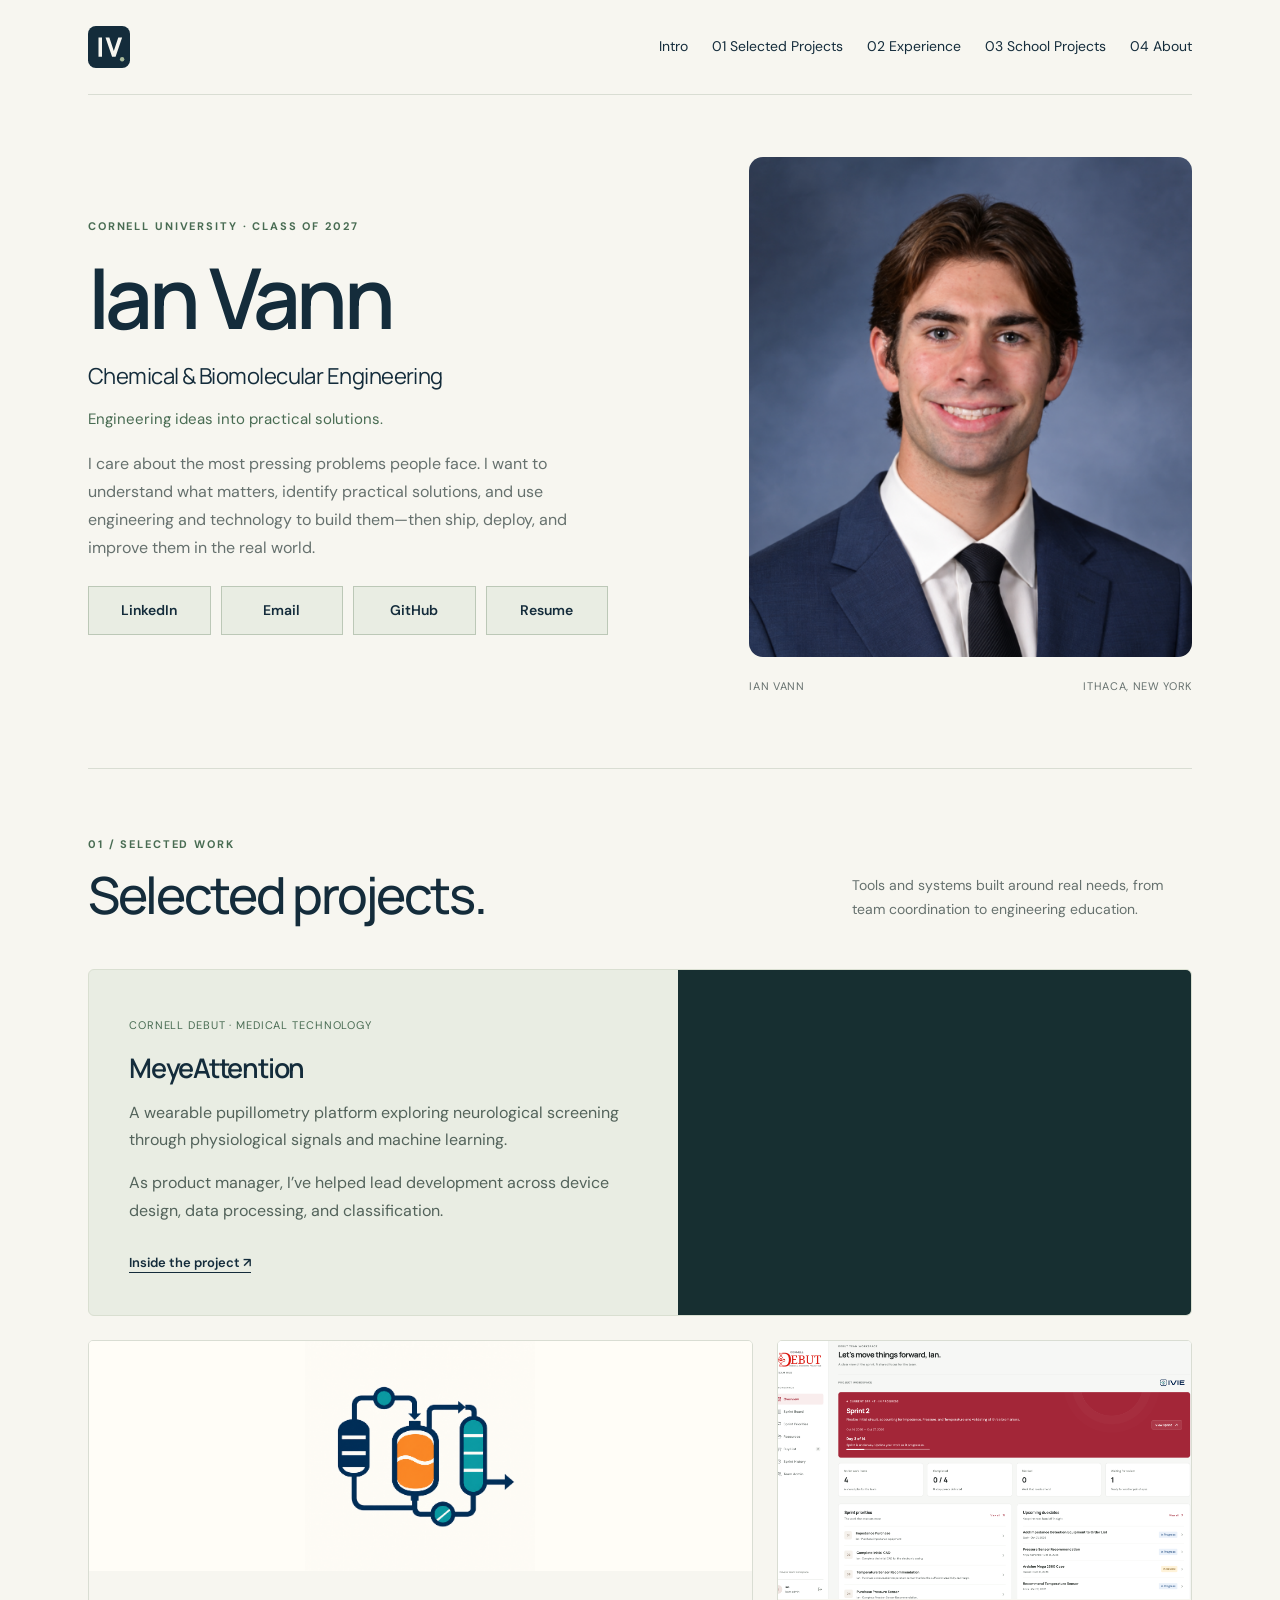
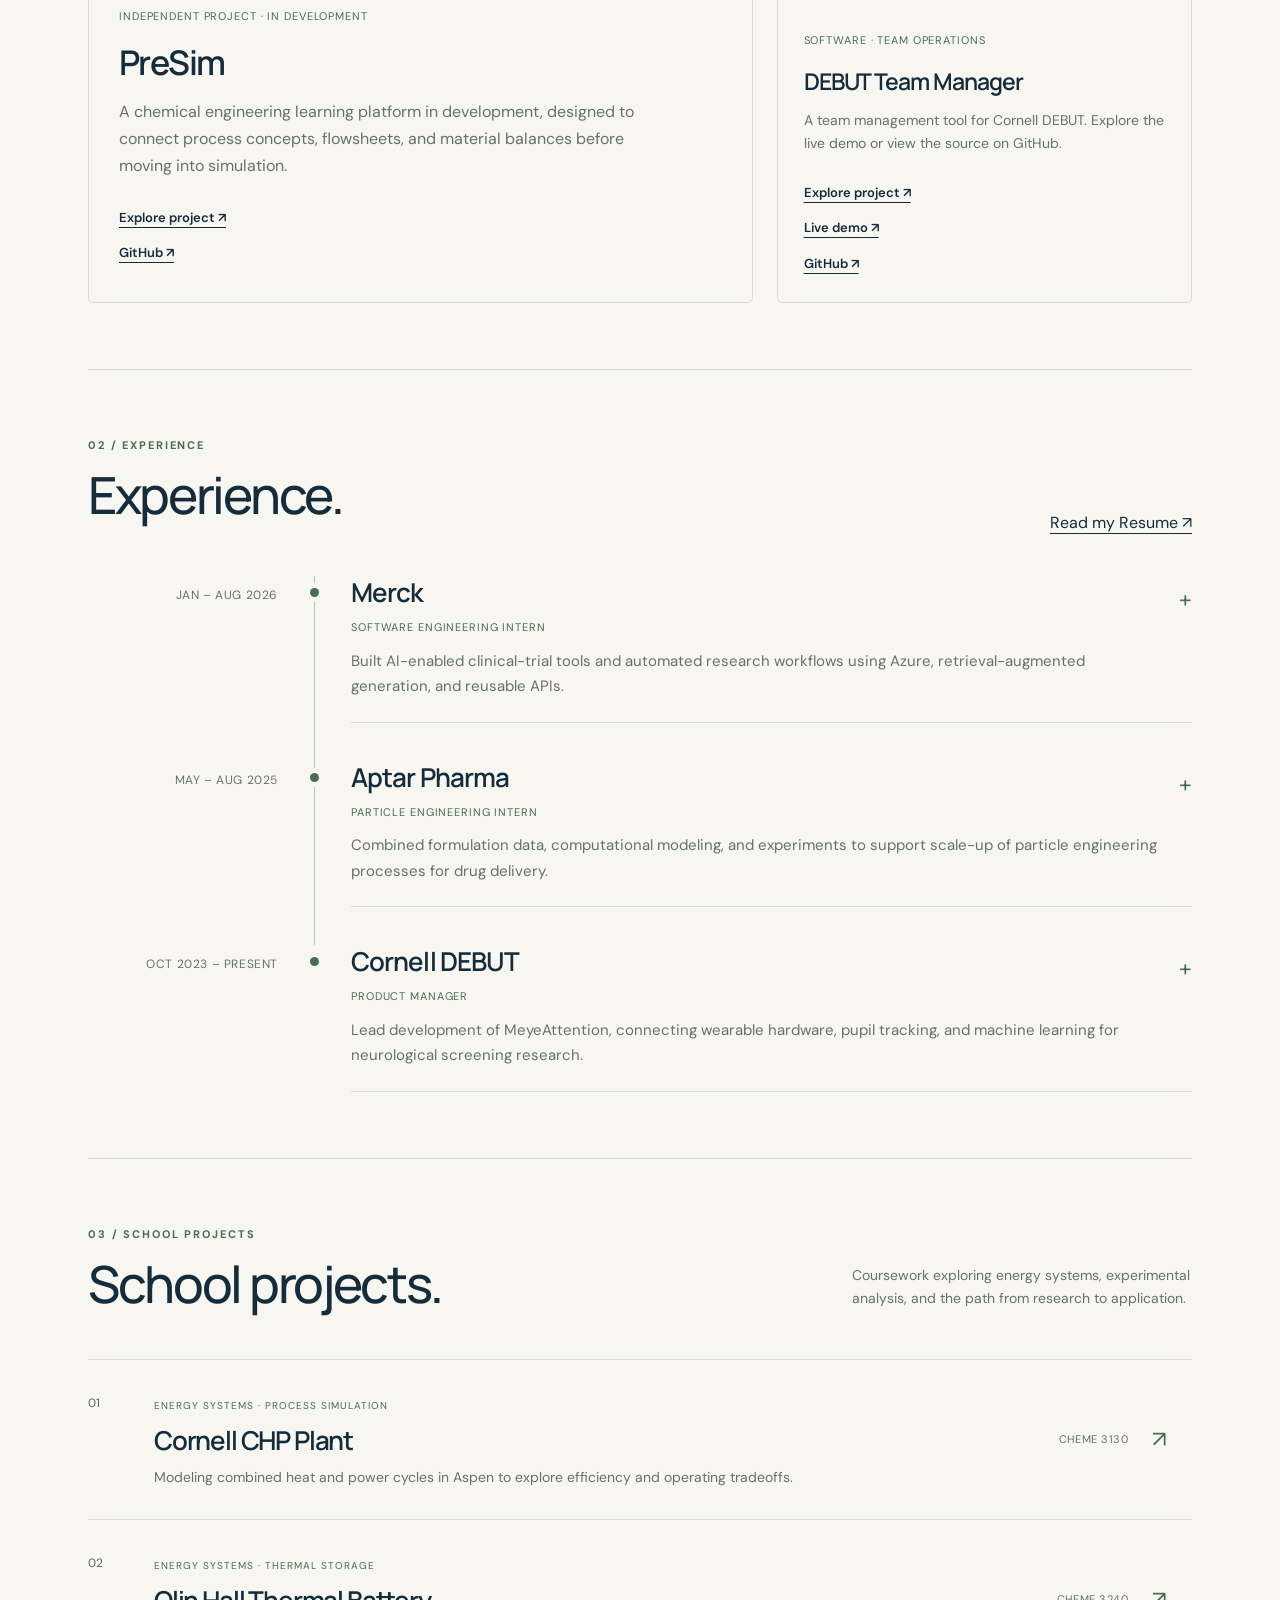
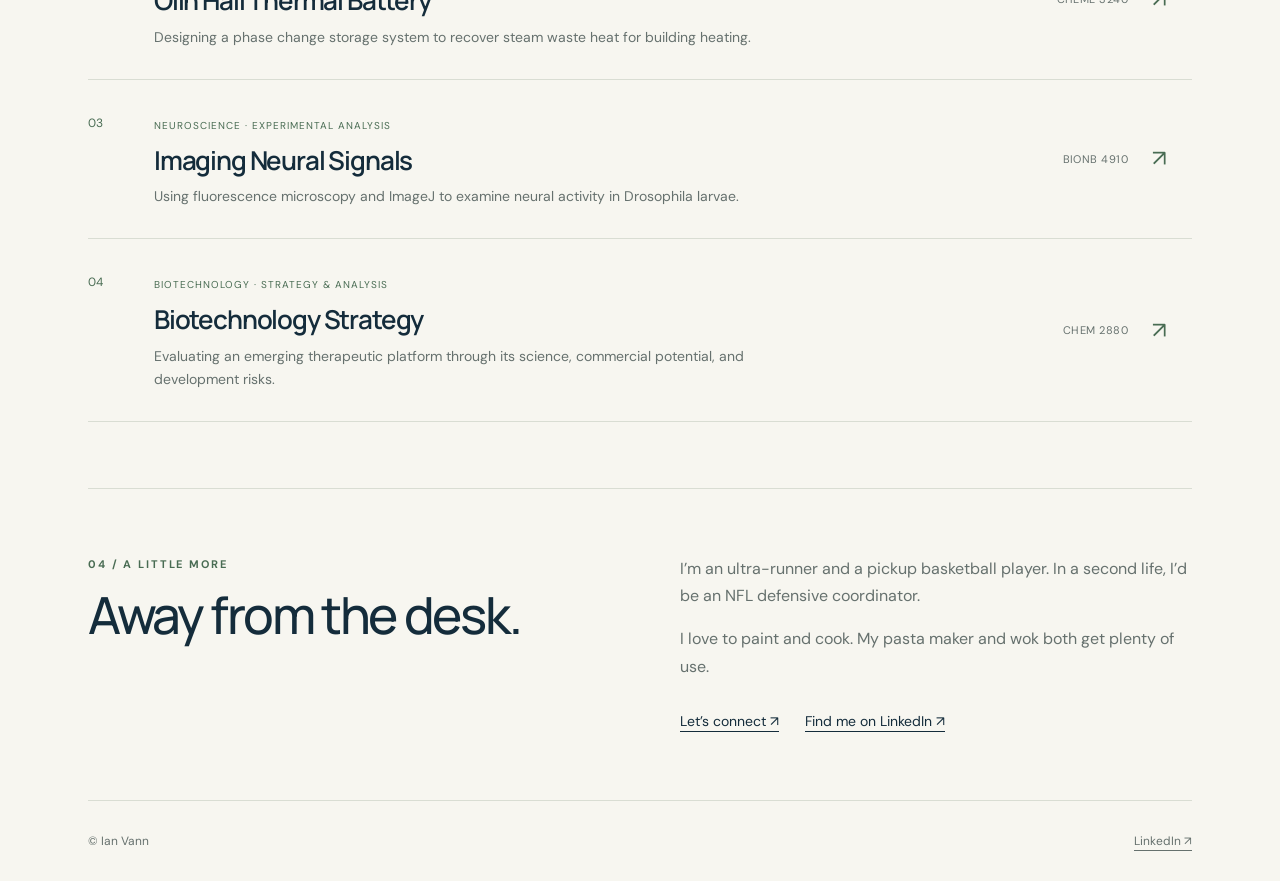
<file: index.html>
<!doctype html><html lang="en"><head><meta charset="utf-8"><meta name="viewport" content="width=device-width,initial-scale=1"><meta name="description" content="Ian Vann — Cornell engineering student building practical solutions with engineering, software, and emerging technology."><meta name="theme-color" content="#f7f6f0"><title>Ian Vann Portfolio</title><link rel="stylesheet" href="./style.css?v=presim-image-1"><link rel="icon" type="image/svg+xml" href="./assets/monogram.svg"><meta property="og:title" content="Ian Vann Portfolio"><meta property="og:description" content="Engineering, software, and practical solutions to problems that matter."><meta property="og:type" content="website"><meta property="og:image" content="https://iquarter11.github.io/ivann-portfolio/assets/iv-social.png"><meta property="og:image:width" content="1200"><meta property="og:image:height" content="630"><meta property="og:image:alt" content="Ian Vann IV monogram"><meta name="twitter:card" content="summary_large_image"><meta name="twitter:title" content="Ian Vann Portfolio"><meta name="twitter:image" content="https://iquarter11.github.io/ivann-portfolio/assets/iv-social.png"></head><body><a class="skip" href="#main">Skip to content</a><div class="wrap"><header class="nav"><a class="brand" href="./" aria-label="Ian Vann home"><img class="brand-mark" src="./assets/monogram.svg" alt="IV" width="42" height="42"></a><nav class="navlinks" aria-label="Main navigation"><a href="./#intro">Intro</a><a href="./#work" aria-label="01 — Selected Projects" title="Selected Projects">01 Selected Projects</a><a href="./#experience" aria-label="02 — Experience" title="Experience">02 Experience</a><a href="./#school" aria-label="03 — School Projects" title="School Projects">03 School Projects</a><a href="./#about" aria-label="04 — About" title="About">04 About</a></nav></header><main id="main"><section class="hero" id="intro"><div><div class="eyebrow">Cornell University · Class of 2027</div><h1 class="name-heading">Ian Vann</h1><p class="major">Chemical &amp; Biomolecular Engineering</p><p class="personal-tagline">Engineering ideas into practical solutions.</p><p class="hero-belief">I care about the most pressing problems people face. I want to understand what matters, identify practical solutions, and use engineering and technology to build them—then ship, deploy, and improve them in the real world.</p><nav class="profile-nodes" aria-label="Profiles and contact"><a class="profile-node" href="https://www.linkedin.com/in/ian-vann/">LinkedIn</a><a class="profile-node" href="mailto:icv3@cornell.edu">Email</a><a class="profile-node" href="https://github.com/iQuarter11">GitHub</a><a class="profile-node" href="assets/ian-vann-resume.pdf">Resume</a></nav></div><figure class="portrait"><img src="assets/headshot.png" alt="Ian Vann" fetchpriority="high"><figcaption><span>IAN VANN</span><span>ITHACA, NEW YORK</span></figcaption></figure></section>
<section class="section" id="work"><div class="sectionhead"><div><div class="eyebrow">01 / Selected work</div><h2>Selected projects.</h2></div><p>Tools and systems built around real needs, from team coordination to engineering education.</p></div><article class="featured"><div class="featurecopy"><span class="tag">Cornell DEBUT · Medical technology</span><h3>MeyeAttention</h3><p>A wearable pupillometry platform exploring neurological screening through physiological signals and machine learning.</p><p>As product manager, I’ve helped lead development across device design, data processing, and classification.</p><a class="more" href="projects/meyeattention.html">Inside the project ↗</a></div><div class="video"><iframe src="https://www.youtube-nocookie.com/embed/VHh6c-7uNEg" title="MeyeAttention project video" loading="lazy" allow="accelerometer; autoplay; clipboard-write; encrypted-media; gyroscope; picture-in-picture; web-share" allowfullscreen referrerpolicy="strict-origin-when-cross-origin"></iframe></div></article><div class="grid"><article class="card presim-feature"><a class="presim-preview" href="projects/presim.html"><img src="assets/presim-process.png" alt="PreSim chemical process illustration showing connected vessels and flow paths" loading="lazy" width="1254" height="1254"></a><div class="cardcopy"><span class="tag">Independent project · In development</span><h3>PreSim</h3><p>A chemical engineering learning platform in development, designed to connect process concepts, flowsheets, and material balances before moving into simulation.</p><a class="more" href="projects/presim.html">Explore project ↗</a><br><a class="more" href="https://github.com/iQuarter11/PreSim">GitHub ↗</a></div></article><article class="card"><a class="demo-preview" href="projects/debut-manager.html" aria-label="Read about DEBUT Team Manager"><img src="assets/debut-app.png" alt="DEBUT Team Manager dashboard showing the current sprint, team priorities, and upcoming due dates" loading="lazy" ></a><div class="cardcopy"><span class="tag">Software · Team operations</span><h3>DEBUT Team Manager</h3><p>A team management tool for Cornell DEBUT. Explore the live demo or view the source on GitHub.</p><a class="more" href="projects/debut-manager.html">Explore project ↗</a><br><a class="more" href="https://debut-phase2a.vercel.app/">Live demo ↗</a><br><a class="more" href="https://github.com/iQuarter11/debut-phase2a">GitHub ↗</a></div></article></div></section>
<section class="section" id="experience"><div class="sectionhead"><div><div class="eyebrow">02 / Experience</div><h2>Experience.</h2></div><a href="assets/ian-vann-resume.pdf">Read my Resume ↗</a></div><ol class="timeline"><li class="timeline-entry"><p class="timeline-date">JAN – AUG 2026</p><details class="timeline-role"><summary><span class="timeline-company">Merck</span><span class="tag">Software Engineering Intern</span><span class="timeline-brief">Built AI-enabled clinical-trial tools and automated research workflows using Azure, retrieval-augmented generation, and reusable APIs.</span><span class="timeline-toggle" aria-hidden="true">+</span></summary><p>Owned development of a clinical-trial intelligence platform using Microsoft Copilot Studio, retrieval-augmented generation, Azure Functions, and an MCP server connected to ClinicalTrials.gov. Built reusable tools to query, standardize, and compare study records for research, clinical, and commercial teams. Also automated study-design generation through Power Automate, replacing an outsourced process and eliminating approximately $800K in external labor costs.</p></details></li><li class="timeline-entry"><p class="timeline-date">MAY – AUG 2025</p><details class="timeline-role"><summary><span class="timeline-company">Aptar Pharma</span><span class="tag">Particle Engineering Intern</span><span class="timeline-brief">Combined formulation data, computational modeling, and experiments to support scale-up of particle engineering processes for drug delivery.</span><span class="timeline-toggle" aria-hidden="true">+</span></summary><p>Developed a multivariate dataset connecting feed viscosity, atomization energy, particle size, powder yield, formulation composition, and stability. Used model predictions and experimental design to identify process conditions for scale-up to 300 g/hr—a 16× throughput increase while maintaining target particle-size distributions. The work supported formulations for pulmonary and nose-to-brain drug delivery.</p></details></li><li class="timeline-entry"><p class="timeline-date">OCT 2023 – PRESENT</p><details class="timeline-role"><summary><span class="timeline-company">Cornell DEBUT</span><span class="tag">Product Manager</span><span class="timeline-brief">Lead development of MeyeAttention, connecting wearable hardware, pupil tracking, and machine learning for neurological screening research.</span><span class="timeline-toggle" aria-hidden="true">+</span></summary><p>Lead an interdisciplinary engineering team through product definition, device development, computational integration, testing, and validation for MeyeAttention. Developed a pipeline connecting pupillometry data acquisition, feature processing, and CNN and logistic regression models, including biomarkers linked to responses during visual tasks. Our team won first place overall at the 2025 BMES Medtronic Student Design Competition.</p></details></li></ol></section>
<section class="section" id="school"><div class="sectionhead"><div><div class="eyebrow">03 / School projects</div><h2>School projects.</h2></div><p>Coursework exploring energy systems, experimental analysis, and the path from research to application.</p></div><div class="school-list"><a class="school-row" href="projects/chp.html"><span class="school-number">01</span><div class="school-row-content"><span class="tag">Energy systems · Process simulation</span><h3>Cornell CHP Plant</h3><p>Modeling combined heat and power cycles in Aspen to explore efficiency and operating tradeoffs.</p></div><span class="school-course">CHEME 3130</span><span class="school-arrow" aria-hidden="true">↗</span></a><a class="school-row" href="projects/thermal-battery.html"><span class="school-number">02</span><div class="school-row-content"><span class="tag">Energy systems · Thermal storage</span><h3>Olin Hall Thermal Battery</h3><p>Designing a phase change storage system to recover steam waste heat for building heating.</p></div><span class="school-course">CHEME 3240</span><span class="school-arrow" aria-hidden="true">↗</span></a><a class="school-row" href="projects/neurophysiology.html"><span class="school-number">03</span><div class="school-row-content"><span class="tag">Neuroscience · Experimental analysis</span><h3>Imaging Neural Signals</h3><p>Using fluorescence microscopy and ImageJ to examine neural activity in Drosophila larvae.</p></div><span class="school-course">BIONB 4910</span><span class="school-arrow" aria-hidden="true">↗</span></a><a class="school-row" href="projects/photys.html"><span class="school-number">04</span><div class="school-row-content"><span class="tag">Biotechnology · Strategy &amp; analysis</span><h3>Biotechnology Strategy</h3><p>Evaluating an emerging therapeutic platform through its science, commercial potential, and development risks.</p></div><span class="school-course">CHEM 2880</span><span class="school-arrow" aria-hidden="true">↗</span></a></div></section>
<section class="section" id="about"><div class="personal"><div><div class="eyebrow">04 / A little more</div><h2>Away from the desk.</h2></div><div><p>I’m an ultra-runner and a pickup basketball player. In a second life, I’d be an NFL defensive coordinator.</p><p>I love to paint and cook. My pasta maker and wok both get plenty of use.</p><div class="links"><a href="mailto:icv3@cornell.edu">Let’s connect ↗</a><a href="https://www.linkedin.com/in/ian-vann/">Find me on LinkedIn ↗</a></div></div></div></section></main><footer class="footer"><span>© Ian Vann</span><a href="https://www.linkedin.com/in/ian-vann/">LinkedIn ↗</a></footer></div></body></html>
</file>
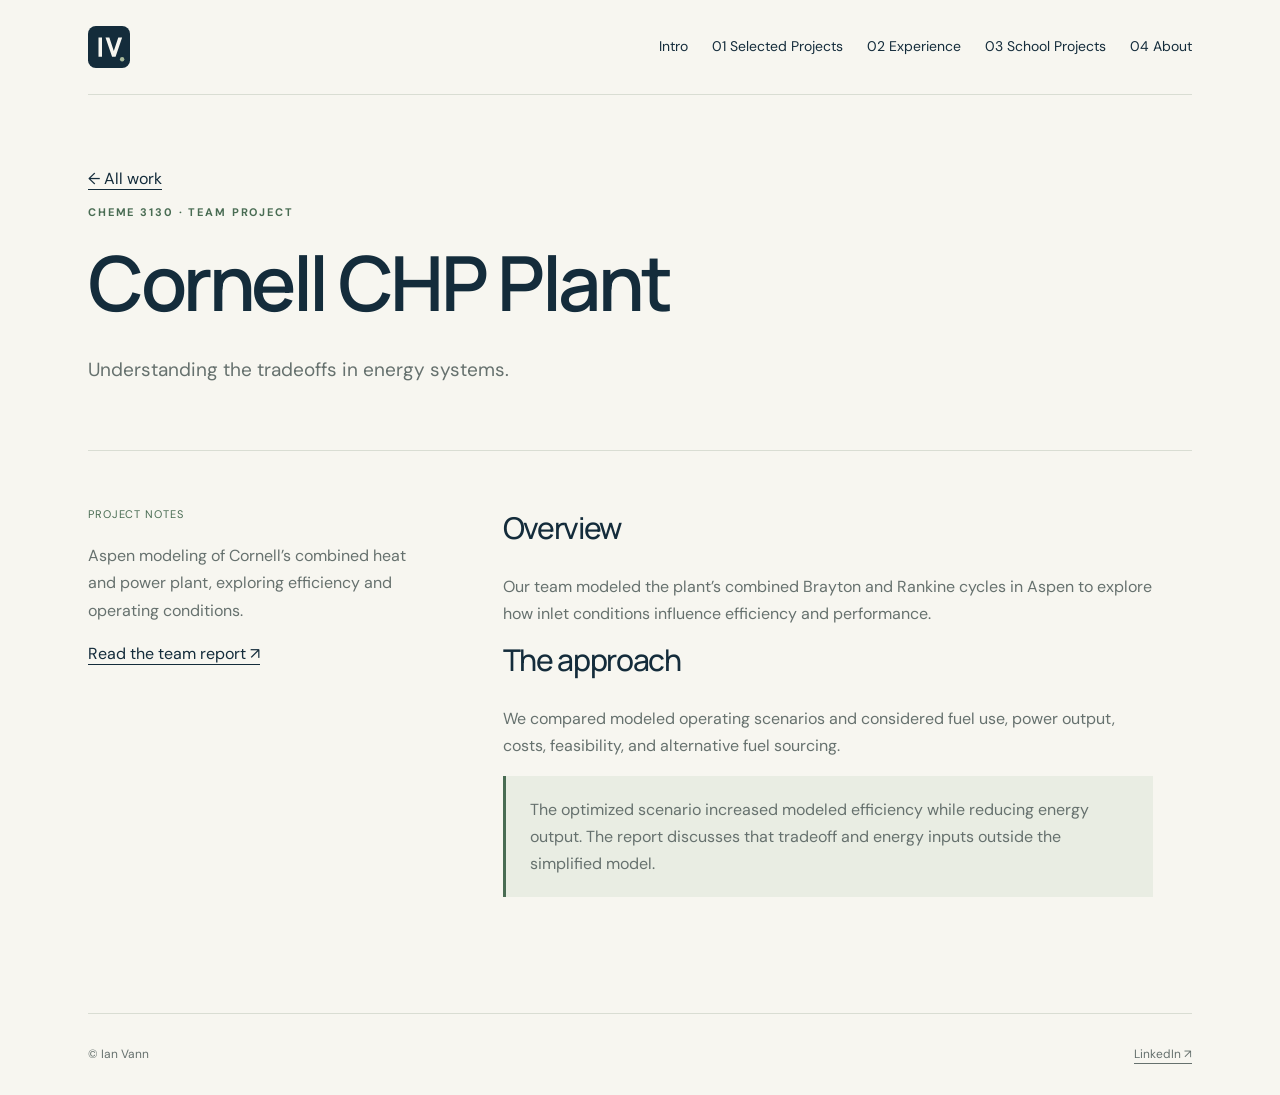
<file: projects/chp.html>
<!doctype html><html lang="en"><head><meta charset="utf-8"><meta name="viewport" content="width=device-width,initial-scale=1"><meta name="description" content="Ian Vann — Cornell engineering student building practical solutions with engineering, software, and emerging technology."><meta name="theme-color" content="#f7f6f0"><title>Ian Vann Portfolio</title><link rel="stylesheet" href="../style.css"><link rel="icon" type="image/svg+xml" href="../assets/monogram.svg"><meta property="og:title" content="Ian Vann Portfolio"><meta property="og:description" content="Engineering, software, and practical solutions to problems that matter."><meta property="og:type" content="website"><meta property="og:image" content="https://iquarter11.github.io/ivann-portfolio/assets/iv-social.png"><meta property="og:image:width" content="1200"><meta property="og:image:height" content="630"><meta property="og:image:alt" content="Ian Vann IV monogram"><meta name="twitter:card" content="summary_large_image"><meta name="twitter:title" content="Ian Vann Portfolio"><meta name="twitter:image" content="https://iquarter11.github.io/ivann-portfolio/assets/iv-social.png"></head><body><a class="skip" href="#main">Skip to content</a><div class="wrap"><header class="nav"><a class="brand" href="../" aria-label="Ian Vann home"><img class="brand-mark" src="../assets/monogram.svg" alt="IV" width="42" height="42"></a><nav class="navlinks" aria-label="Main navigation"><a href="../#intro">Intro</a><a href="../#work" aria-label="01 — Selected Projects" title="Selected Projects">01 Selected Projects</a><a href="../#experience" aria-label="02 — Experience" title="Experience">02 Experience</a><a href="../#school" aria-label="03 — School Projects" title="School Projects">03 School Projects</a><a href="../#about" aria-label="04 — About" title="About">04 About</a></nav></header><main id="main"><section class="projecthero"><a href="../#work">← All work</a><p class="eyebrow">CHEME 3130 · Team project</p><h1>Cornell CHP Plant</h1><p class="intro">Understanding the tradeoffs in energy systems.</p></section><section class="projectbody"><aside><span class="tag">Project notes</span><p>Aspen modeling of Cornell’s combined heat and power plant, exploring efficiency and operating conditions.</p><a href="../assets/chp-report.pdf">Read the team report ↗</a></aside><div><h2>Overview</h2><p>Our team modeled the plant’s combined Brayton and Rankine cycles in Aspen to explore how inlet conditions influence efficiency and performance.</p><h2>The approach</h2><p>We compared modeled operating scenarios and considered fuel use, power output, costs, feasibility, and alternative fuel sourcing.</p><p class="note">The optimized scenario increased modeled efficiency while reducing energy output. The report discusses that tradeoff and energy inputs outside the simplified model.</p></div></section></main><footer class="footer"><span>© Ian Vann</span><a href="https://www.linkedin.com/in/ian-vann/">LinkedIn ↗</a></footer></div></body></html>
</file>
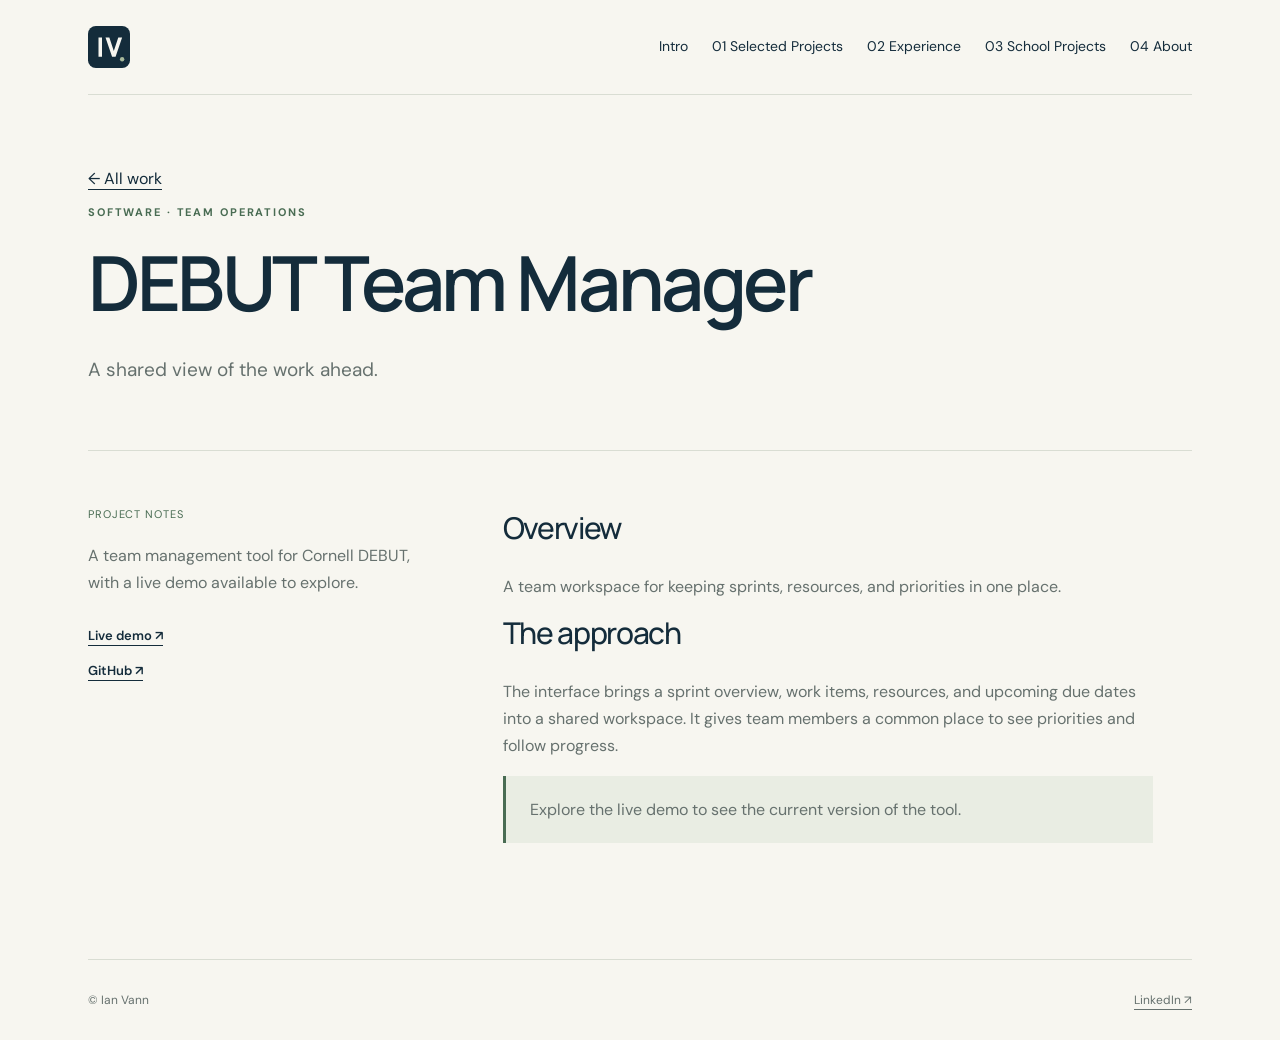
<file: projects/debut-manager.html>
<!doctype html><html lang="en"><head><meta charset="utf-8"><meta name="viewport" content="width=device-width,initial-scale=1"><meta name="description" content="Ian Vann — Cornell engineering student building practical solutions with engineering, software, and emerging technology."><meta name="theme-color" content="#f7f6f0"><title>Ian Vann Portfolio</title><link rel="stylesheet" href="../style.css"><link rel="icon" type="image/svg+xml" href="../assets/monogram.svg"><meta property="og:title" content="Ian Vann Portfolio"><meta property="og:description" content="Engineering, software, and practical solutions to problems that matter."><meta property="og:type" content="website"><meta property="og:image" content="https://iquarter11.github.io/ivann-portfolio/assets/iv-social.png"><meta property="og:image:width" content="1200"><meta property="og:image:height" content="630"><meta property="og:image:alt" content="Ian Vann IV monogram"><meta name="twitter:card" content="summary_large_image"><meta name="twitter:title" content="Ian Vann Portfolio"><meta name="twitter:image" content="https://iquarter11.github.io/ivann-portfolio/assets/iv-social.png"></head><body><a class="skip" href="#main">Skip to content</a><div class="wrap"><header class="nav"><a class="brand" href="../" aria-label="Ian Vann home"><img class="brand-mark" src="../assets/monogram.svg" alt="IV" width="42" height="42"></a><nav class="navlinks" aria-label="Main navigation"><a href="../#intro">Intro</a><a href="../#work" aria-label="01 — Selected Projects" title="Selected Projects">01 Selected Projects</a><a href="../#experience" aria-label="02 — Experience" title="Experience">02 Experience</a><a href="../#school" aria-label="03 — School Projects" title="School Projects">03 School Projects</a><a href="../#about" aria-label="04 — About" title="About">04 About</a></nav></header><main id="main"><section class="projecthero"><a href="../#work">← All work</a><p class="eyebrow">Software · Team operations</p><h1>DEBUT Team Manager</h1><p class="intro">A shared view of the work ahead.</p></section><section class="projectbody"><aside><span class="tag">Project notes</span><p>A team management tool for Cornell DEBUT, with a live demo available to explore.</p><a class="more" href="https://debut-phase2a.vercel.app/">Live demo ↗</a><br><a class="more" href="https://github.com/iQuarter11/debut-phase2a">GitHub ↗</a></aside><div><h2>Overview</h2><p>A team workspace for keeping sprints, resources, and priorities in one place.</p><h2>The approach</h2><p>The interface brings a sprint overview, work items, resources, and upcoming due dates into a shared workspace. It gives team members a common place to see priorities and follow progress.</p><p class="note">Explore the live demo to see the current version of the tool.</p></div></section></main><footer class="footer"><span>© Ian Vann</span><a href="https://www.linkedin.com/in/ian-vann/">LinkedIn ↗</a></footer></div></body></html>
</file>
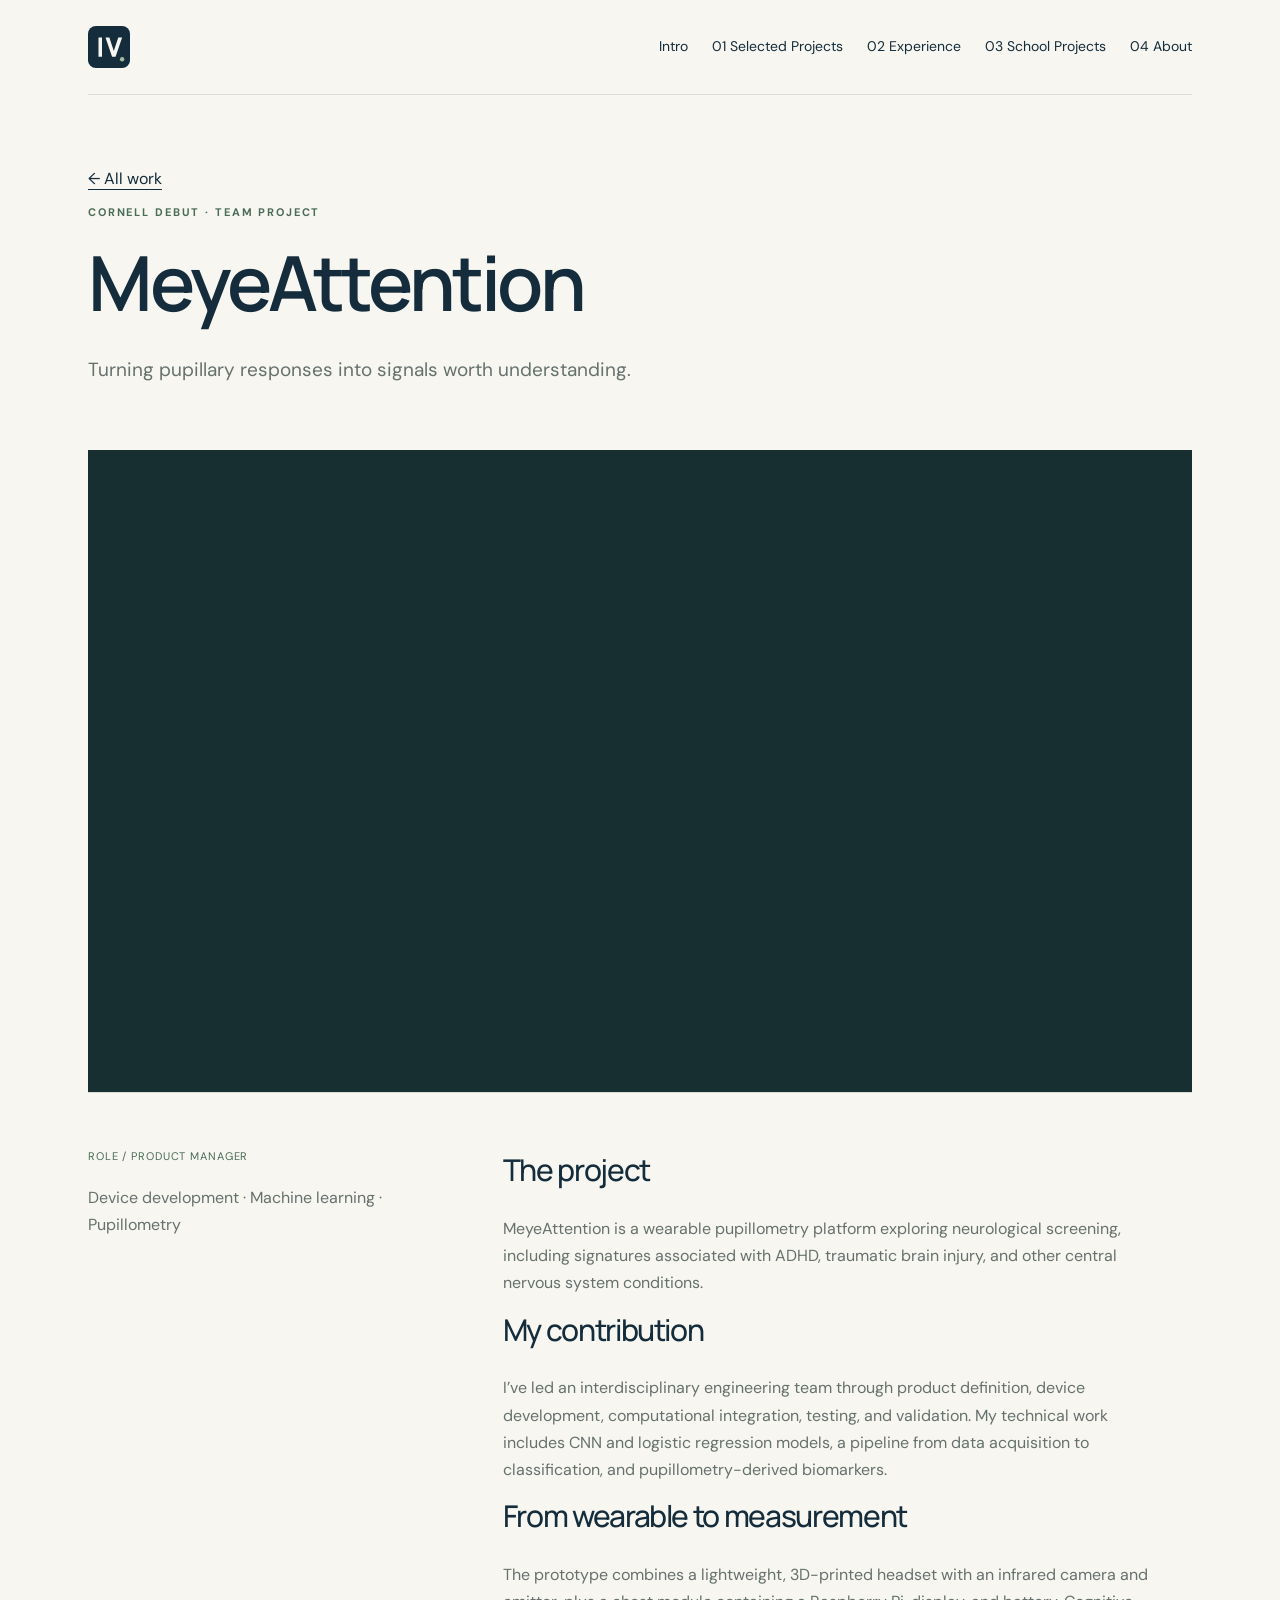
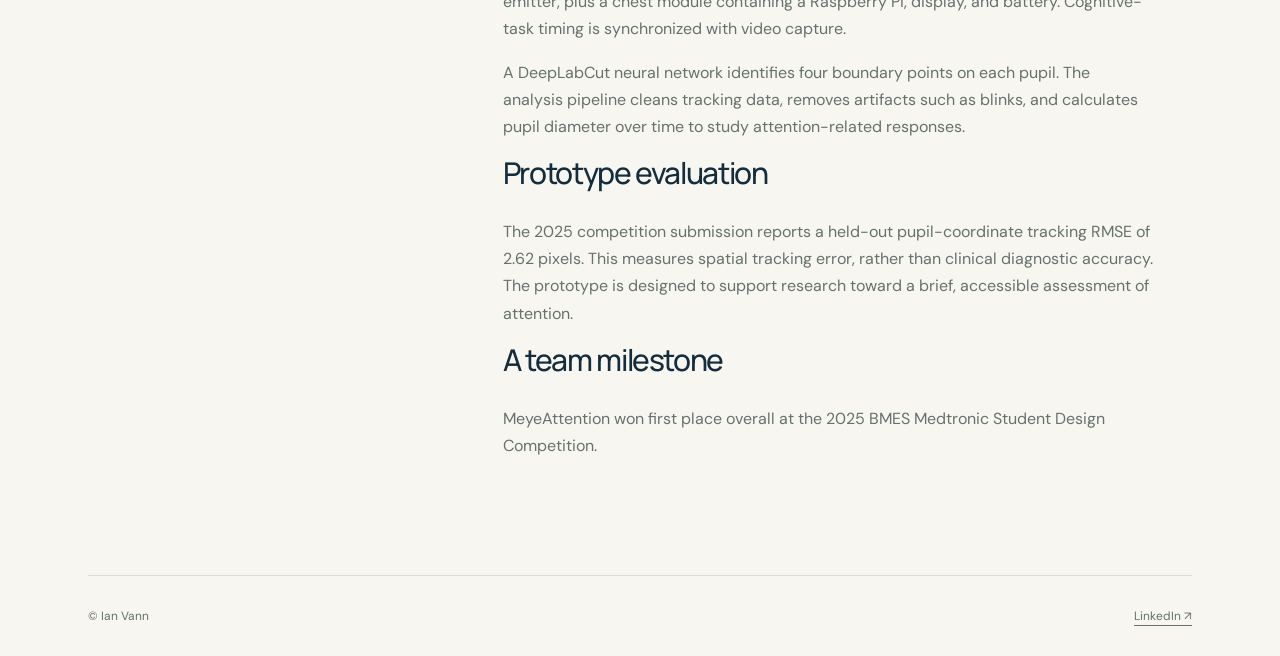
<file: projects/meyeattention.html>
<!doctype html><html lang="en"><head><meta charset="utf-8"><meta name="viewport" content="width=device-width,initial-scale=1"><meta name="description" content="Ian Vann — Cornell engineering student building practical solutions with engineering, software, and emerging technology."><meta name="theme-color" content="#f7f6f0"><title>Ian Vann Portfolio</title><link rel="stylesheet" href="../style.css"><link rel="icon" type="image/svg+xml" href="../assets/monogram.svg"><meta property="og:title" content="Ian Vann Portfolio"><meta property="og:description" content="Engineering, software, and practical solutions to problems that matter."><meta property="og:type" content="website"><meta property="og:image" content="https://iquarter11.github.io/ivann-portfolio/assets/iv-social.png"><meta property="og:image:width" content="1200"><meta property="og:image:height" content="630"><meta property="og:image:alt" content="Ian Vann IV monogram"><meta name="twitter:card" content="summary_large_image"><meta name="twitter:title" content="Ian Vann Portfolio"><meta name="twitter:image" content="https://iquarter11.github.io/ivann-portfolio/assets/iv-social.png"></head><body><a class="skip" href="#main">Skip to content</a><div class="wrap"><header class="nav"><a class="brand" href="../" aria-label="Ian Vann home"><img class="brand-mark" src="../assets/monogram.svg" alt="IV" width="42" height="42"></a><nav class="navlinks" aria-label="Main navigation"><a href="../#intro">Intro</a><a href="../#work" aria-label="01 — Selected Projects" title="Selected Projects">01 Selected Projects</a><a href="../#experience" aria-label="02 — Experience" title="Experience">02 Experience</a><a href="../#school" aria-label="03 — School Projects" title="School Projects">03 School Projects</a><a href="../#about" aria-label="04 — About" title="About">04 About</a></nav></header><main id="main"><section class="projecthero"><a href="../#work">← All work</a><p class="eyebrow">Cornell DEBUT · Team project</p><h1>MeyeAttention</h1><p class="intro">Turning pupillary responses into signals worth understanding.</p></section><div class="video"><iframe src="https://www.youtube-nocookie.com/embed/VHh6c-7uNEg" title="MeyeAttention project video" loading="lazy" allow="accelerometer; autoplay; clipboard-write; encrypted-media; gyroscope; picture-in-picture; web-share" allowfullscreen referrerpolicy="strict-origin-when-cross-origin"></iframe></div><section class="projectbody"><aside><span class="tag">Role / Product Manager</span><p>Device development · Machine learning · Pupillometry</p></aside><div><h2>The project</h2><p>MeyeAttention is a wearable pupillometry platform exploring neurological screening, including signatures associated with ADHD, traumatic brain injury, and other central nervous system conditions.</p><h2>My contribution</h2><p>I’ve led an interdisciplinary engineering team through product definition, device development, computational integration, testing, and validation. My technical work includes CNN and logistic regression models, a pipeline from data acquisition to classification, and pupillometry-derived biomarkers.</p><h2>From wearable to measurement</h2><p>The prototype combines a lightweight, 3D-printed headset with an infrared camera and emitter, plus a chest module containing a Raspberry Pi, display, and battery. Cognitive-task timing is synchronized with video capture.</p><p>A DeepLabCut neural network identifies four boundary points on each pupil. The analysis pipeline cleans tracking data, removes artifacts such as blinks, and calculates pupil diameter over time to study attention-related responses.</p><h2>Prototype evaluation</h2><p>The 2025 competition submission reports a held-out pupil-coordinate tracking RMSE of 2.62 pixels. This measures spatial tracking error, rather than clinical diagnostic accuracy. The prototype is designed to support research toward a brief, accessible assessment of attention.</p><h2>A team milestone</h2><p>MeyeAttention won first place overall at the 2025 BMES Medtronic Student Design Competition.</p></div></section></main><footer class="footer"><span>© Ian Vann</span><a href="https://www.linkedin.com/in/ian-vann/">LinkedIn ↗</a></footer></div></body></html>
</file>
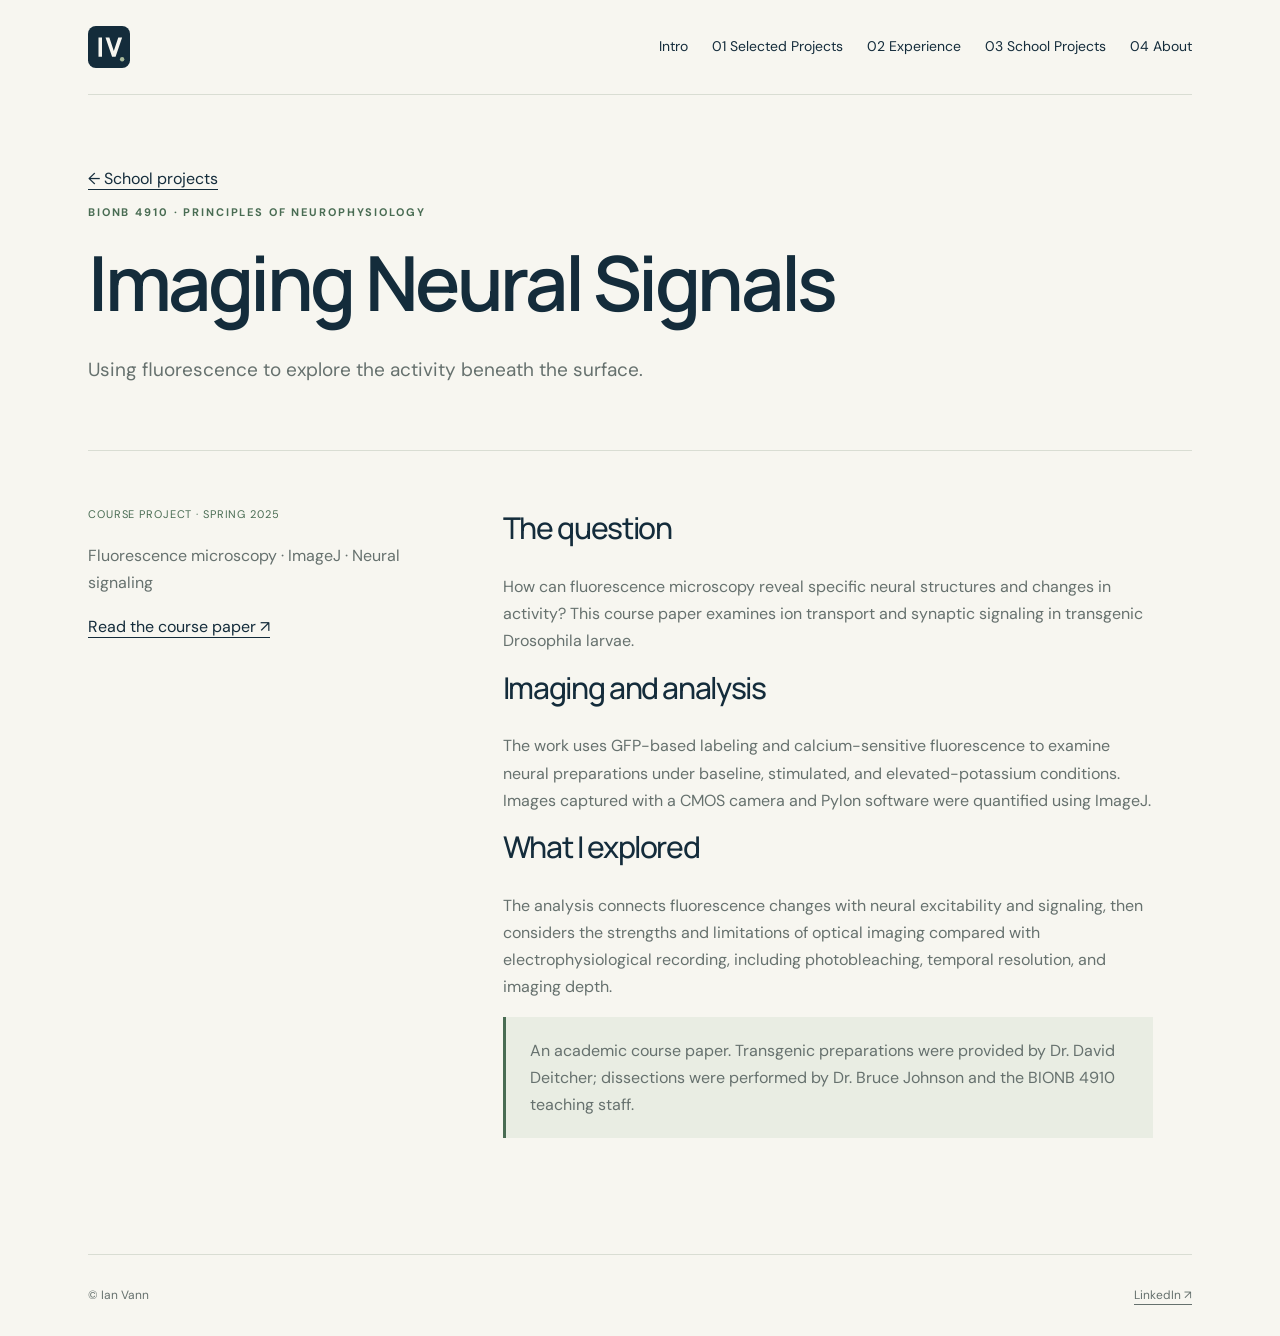
<file: projects/neurophysiology.html>
<!doctype html><html lang="en"><head><meta charset="utf-8"><meta name="viewport" content="width=device-width,initial-scale=1"><meta name="description" content="Ian Vann — Cornell engineering student building practical solutions with engineering, software, and emerging technology."><meta name="theme-color" content="#f7f6f0"><title>Ian Vann Portfolio</title><link rel="stylesheet" href="../style.css"><link rel="icon" type="image/svg+xml" href="../assets/monogram.svg"><meta property="og:title" content="Ian Vann Portfolio"><meta property="og:description" content="Engineering, software, and practical solutions to problems that matter."><meta property="og:type" content="website"><meta property="og:image" content="https://iquarter11.github.io/ivann-portfolio/assets/iv-social.png"><meta property="og:image:width" content="1200"><meta property="og:image:height" content="630"><meta property="og:image:alt" content="Ian Vann IV monogram"><meta name="twitter:card" content="summary_large_image"><meta name="twitter:title" content="Ian Vann Portfolio"><meta name="twitter:image" content="https://iquarter11.github.io/ivann-portfolio/assets/iv-social.png"></head><body><a class="skip" href="#main">Skip to content</a><div class="wrap"><header class="nav"><a class="brand" href="../" aria-label="Ian Vann home"><img class="brand-mark" src="../assets/monogram.svg" alt="IV" width="42" height="42"></a><nav class="navlinks" aria-label="Main navigation"><a href="../#intro">Intro</a><a href="../#work" aria-label="01 — Selected Projects" title="Selected Projects">01 Selected Projects</a><a href="../#experience" aria-label="02 — Experience" title="Experience">02 Experience</a><a href="../#school" aria-label="03 — School Projects" title="School Projects">03 School Projects</a><a href="../#about" aria-label="04 — About" title="About">04 About</a></nav></header><main id="main"><section class="projecthero"><a href="../#school">← School projects</a><p class="eyebrow">BIONB 4910 · Principles of Neurophysiology</p><h1>Imaging Neural Signals</h1><p class="intro">Using fluorescence to explore the activity beneath the surface.</p></section><section class="projectbody"><aside><span class="tag">Course project · Spring 2025</span><p>Fluorescence microscopy · ImageJ · Neural signaling</p><a href="../assets/neurophysiology-report.pdf">Read the course paper ↗</a></aside><div><h2>The question</h2><p>How can fluorescence microscopy reveal specific neural structures and changes in activity? This course paper examines ion transport and synaptic signaling in transgenic Drosophila larvae.</p><h2>Imaging and analysis</h2><p>The work uses GFP-based labeling and calcium-sensitive fluorescence to examine neural preparations under baseline, stimulated, and elevated-potassium conditions. Images captured with a CMOS camera and Pylon software were quantified using ImageJ.</p><h2>What I explored</h2><p>The analysis connects fluorescence changes with neural excitability and signaling, then considers the strengths and limitations of optical imaging compared with electrophysiological recording, including photobleaching, temporal resolution, and imaging depth.</p><p class="note">An academic course paper. Transgenic preparations were provided by Dr. David Deitcher; dissections were performed by Dr. Bruce Johnson and the BIONB 4910 teaching staff.</p></div></section></main><footer class="footer"><span>© Ian Vann</span><a href="https://www.linkedin.com/in/ian-vann/">LinkedIn ↗</a></footer></div></body></html>
</file>
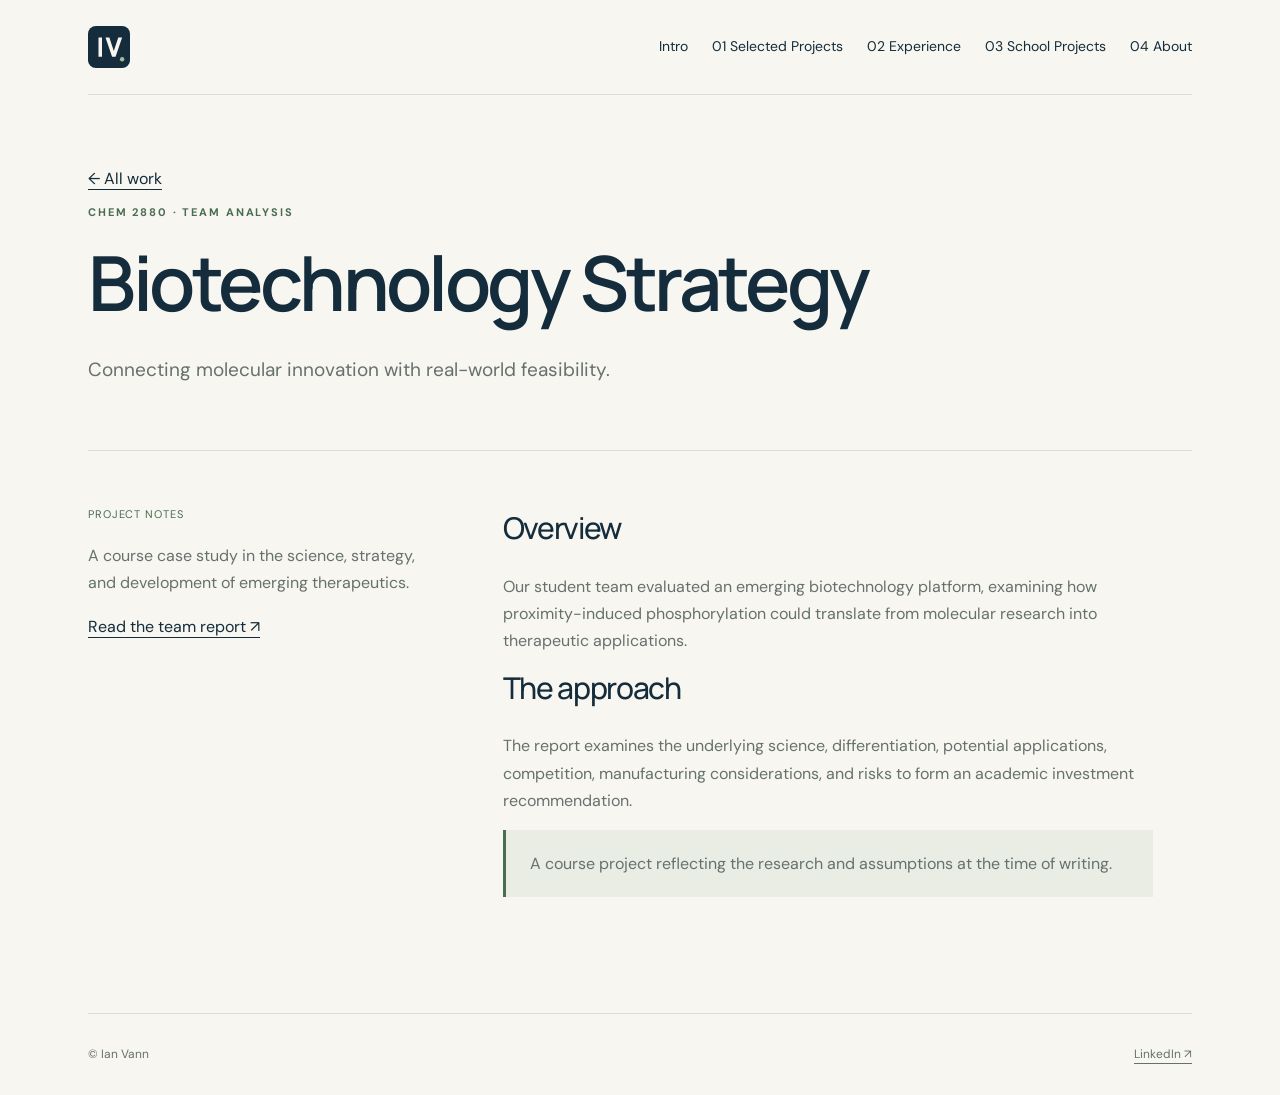
<file: projects/photys.html>
<!doctype html><html lang="en"><head><meta charset="utf-8"><meta name="viewport" content="width=device-width,initial-scale=1"><meta name="description" content="Ian Vann — Cornell engineering student building practical solutions with engineering, software, and emerging technology."><meta name="theme-color" content="#f7f6f0"><title>Ian Vann Portfolio</title><link rel="stylesheet" href="../style.css"><link rel="icon" type="image/svg+xml" href="../assets/monogram.svg"><meta property="og:title" content="Ian Vann Portfolio"><meta property="og:description" content="Engineering, software, and practical solutions to problems that matter."><meta property="og:type" content="website"><meta property="og:image" content="https://iquarter11.github.io/ivann-portfolio/assets/iv-social.png"><meta property="og:image:width" content="1200"><meta property="og:image:height" content="630"><meta property="og:image:alt" content="Ian Vann IV monogram"><meta name="twitter:card" content="summary_large_image"><meta name="twitter:title" content="Ian Vann Portfolio"><meta name="twitter:image" content="https://iquarter11.github.io/ivann-portfolio/assets/iv-social.png"></head><body><a class="skip" href="#main">Skip to content</a><div class="wrap"><header class="nav"><a class="brand" href="../" aria-label="Ian Vann home"><img class="brand-mark" src="../assets/monogram.svg" alt="IV" width="42" height="42"></a><nav class="navlinks" aria-label="Main navigation"><a href="../#intro">Intro</a><a href="../#work" aria-label="01 — Selected Projects" title="Selected Projects">01 Selected Projects</a><a href="../#experience" aria-label="02 — Experience" title="Experience">02 Experience</a><a href="../#school" aria-label="03 — School Projects" title="School Projects">03 School Projects</a><a href="../#about" aria-label="04 — About" title="About">04 About</a></nav></header><main id="main"><section class="projecthero"><a href="../#work">← All work</a><p class="eyebrow">CHEM 2880 · Team analysis</p><h1>Biotechnology Strategy</h1><p class="intro">Connecting molecular innovation with real-world feasibility.</p></section><section class="projectbody"><aside><span class="tag">Project notes</span><p>A course case study in the science, strategy, and development of emerging therapeutics.</p><a href="../assets/photys-report.pdf">Read the team report ↗</a></aside><div><h2>Overview</h2><p>Our student team evaluated an emerging biotechnology platform, examining how proximity-induced phosphorylation could translate from molecular research into therapeutic applications.</p><h2>The approach</h2><p>The report examines the underlying science, differentiation, potential applications, competition, manufacturing considerations, and risks to form an academic investment recommendation.</p><p class="note">A course project reflecting the research and assumptions at the time of writing.</p></div></section></main><footer class="footer"><span>© Ian Vann</span><a href="https://www.linkedin.com/in/ian-vann/">LinkedIn ↗</a></footer></div></body></html>
</file>
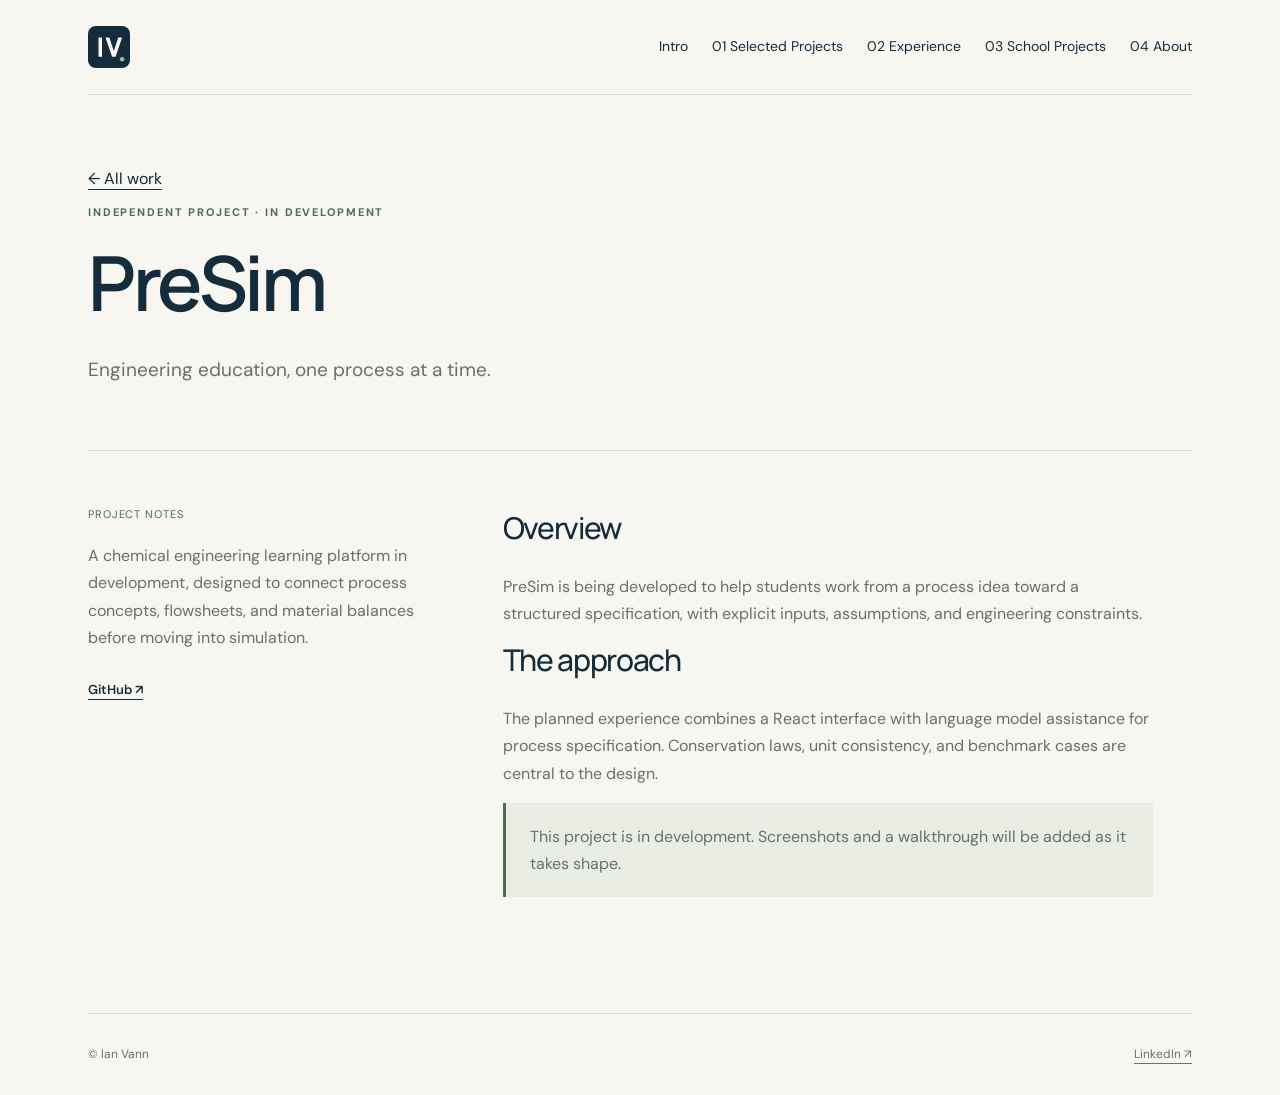
<file: projects/presim.html>
<!doctype html><html lang="en"><head><meta charset="utf-8"><meta name="viewport" content="width=device-width,initial-scale=1"><meta name="description" content="Ian Vann — Cornell engineering student building practical solutions with engineering, software, and emerging technology."><meta name="theme-color" content="#f7f6f0"><title>Ian Vann Portfolio</title><link rel="stylesheet" href="../style.css"><link rel="icon" type="image/svg+xml" href="../assets/monogram.svg"><meta property="og:title" content="Ian Vann Portfolio"><meta property="og:description" content="Engineering, software, and practical solutions to problems that matter."><meta property="og:type" content="website"><meta property="og:image" content="https://iquarter11.github.io/ivann-portfolio/assets/iv-social.png"><meta property="og:image:width" content="1200"><meta property="og:image:height" content="630"><meta property="og:image:alt" content="Ian Vann IV monogram"><meta name="twitter:card" content="summary_large_image"><meta name="twitter:title" content="Ian Vann Portfolio"><meta name="twitter:image" content="https://iquarter11.github.io/ivann-portfolio/assets/iv-social.png"></head><body><a class="skip" href="#main">Skip to content</a><div class="wrap"><header class="nav"><a class="brand" href="../" aria-label="Ian Vann home"><img class="brand-mark" src="../assets/monogram.svg" alt="IV" width="42" height="42"></a><nav class="navlinks" aria-label="Main navigation"><a href="../#intro">Intro</a><a href="../#work" aria-label="01 — Selected Projects" title="Selected Projects">01 Selected Projects</a><a href="../#experience" aria-label="02 — Experience" title="Experience">02 Experience</a><a href="../#school" aria-label="03 — School Projects" title="School Projects">03 School Projects</a><a href="../#about" aria-label="04 — About" title="About">04 About</a></nav></header><main id="main"><section class="projecthero"><a href="../#work">← All work</a><p class="eyebrow">Independent project · In development</p><h1>PreSim</h1><p class="intro">Engineering education, one process at a time.</p></section><section class="projectbody"><aside><span class="tag">Project notes</span><p>A chemical engineering learning platform in development, designed to connect process concepts, flowsheets, and material balances before moving into simulation.</p><a class="more" href="https://github.com/iQuarter11/PreSim">GitHub ↗</a></aside><div><h2>Overview</h2><p>PreSim is being developed to help students work from a process idea toward a structured specification, with explicit inputs, assumptions, and engineering constraints.</p><h2>The approach</h2><p>The planned experience combines a React interface with language model assistance for process specification. Conservation laws, unit consistency, and benchmark cases are central to the design.</p><p class="note">This project is in development. Screenshots and a walkthrough will be added as it takes shape.</p></div></section></main><footer class="footer"><span>© Ian Vann</span><a href="https://www.linkedin.com/in/ian-vann/">LinkedIn ↗</a></footer></div></body></html>
</file>
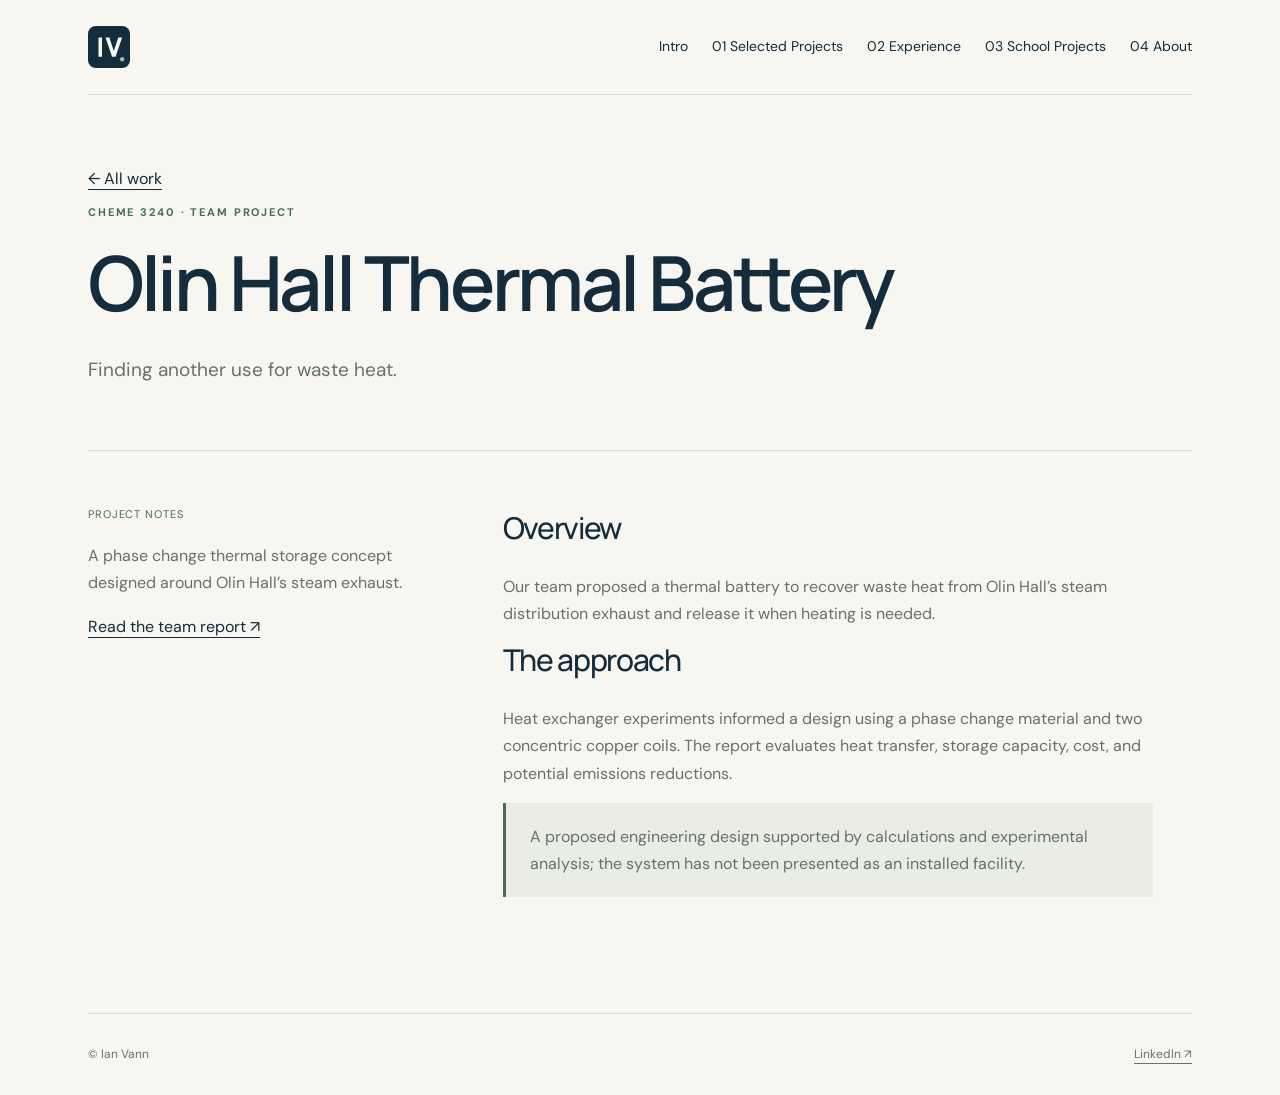
<file: projects/thermal-battery.html>
<!doctype html><html lang="en"><head><meta charset="utf-8"><meta name="viewport" content="width=device-width,initial-scale=1"><meta name="description" content="Ian Vann — Cornell engineering student building practical solutions with engineering, software, and emerging technology."><meta name="theme-color" content="#f7f6f0"><title>Ian Vann Portfolio</title><link rel="stylesheet" href="../style.css"><link rel="icon" type="image/svg+xml" href="../assets/monogram.svg"><meta property="og:title" content="Ian Vann Portfolio"><meta property="og:description" content="Engineering, software, and practical solutions to problems that matter."><meta property="og:type" content="website"><meta property="og:image" content="https://iquarter11.github.io/ivann-portfolio/assets/iv-social.png"><meta property="og:image:width" content="1200"><meta property="og:image:height" content="630"><meta property="og:image:alt" content="Ian Vann IV monogram"><meta name="twitter:card" content="summary_large_image"><meta name="twitter:title" content="Ian Vann Portfolio"><meta name="twitter:image" content="https://iquarter11.github.io/ivann-portfolio/assets/iv-social.png"></head><body><a class="skip" href="#main">Skip to content</a><div class="wrap"><header class="nav"><a class="brand" href="../" aria-label="Ian Vann home"><img class="brand-mark" src="../assets/monogram.svg" alt="IV" width="42" height="42"></a><nav class="navlinks" aria-label="Main navigation"><a href="../#intro">Intro</a><a href="../#work" aria-label="01 — Selected Projects" title="Selected Projects">01 Selected Projects</a><a href="../#experience" aria-label="02 — Experience" title="Experience">02 Experience</a><a href="../#school" aria-label="03 — School Projects" title="School Projects">03 School Projects</a><a href="../#about" aria-label="04 — About" title="About">04 About</a></nav></header><main id="main"><section class="projecthero"><a href="../#work">← All work</a><p class="eyebrow">CHEME 3240 · Team project</p><h1>Olin Hall Thermal Battery</h1><p class="intro">Finding another use for waste heat.</p></section><section class="projectbody"><aside><span class="tag">Project notes</span><p>A phase change thermal storage concept designed around Olin Hall’s steam exhaust.</p><a href="../assets/thermal-battery-report.pdf">Read the team report ↗</a></aside><div><h2>Overview</h2><p>Our team proposed a thermal battery to recover waste heat from Olin Hall’s steam distribution exhaust and release it when heating is needed.</p><h2>The approach</h2><p>Heat exchanger experiments informed a design using a phase change material and two concentric copper coils. The report evaluates heat transfer, storage capacity, cost, and potential emissions reductions.</p><p class="note">A proposed engineering design supported by calculations and experimental analysis; the system has not been presented as an installed facility.</p></div></section></main><footer class="footer"><span>© Ian Vann</span><a href="https://www.linkedin.com/in/ian-vann/">LinkedIn ↗</a></footer></div></body></html>
</file>
<file: style.css>
@import url('https://fonts.googleapis.com/css2?family=DM+Sans:wght@400;500;600;700&family=Manrope:wght@400;500;600;700;800&display=swap');
:root{--paper:#f7f6f0;--ink:#142c3b;--green:#496c53;--muted:#66716e;--line:#d9ddd3}*{box-sizing:border-box}html{scroll-behavior:smooth;scroll-padding-top:100px}body{margin:0;background:var(--paper);color:var(--ink);font:16px/1.7 'DM Sans',sans-serif}a{color:inherit;text-underline-offset:5px}a:hover{color:var(--green)}a:focus-visible,button:focus-visible{outline:3px solid var(--green);outline-offset:5px}h1,h2,h3{font-family:Manrope,sans-serif;line-height:1.13;letter-spacing:-.045em}h1{font-size:clamp(48px,7vw,94px);margin:18px 0 28px;font-weight:600}h2{font-size:clamp(34px,4vw,52px);font-weight:500;margin:12px 0 28px}h3{font-size:27px;font-weight:600;margin:15px 0}p{max-width:650px}.wrap{max-width:1200px;margin:auto;padding:0 48px}.nav{display:flex;align-items:center;justify-content:space-between;padding:26px 0;border-bottom:1px solid var(--line);gap:24px}.brand{text-decoration:none;font-weight:700;font-size:20px;letter-spacing:-1px}.navlinks{display:flex;gap:28px;font-size:14px}.navlinks a{text-decoration:none}.hero{display:grid;grid-template-columns:1.35fr 1fr;gap:88px;align-items:center;padding:90px 0 100px}.eyebrow{text-transform:uppercase;font-size:11px;letter-spacing:.17em;font-weight:700;color:var(--green)}.intro{font-size:19px;color:var(--muted);max-width:570px}.portrait{margin:0;position:relative}.portrait img{width:100%;height:470px;object-fit:cover;object-position:center 28%;border-radius:100px 3px 3px 3px}.portrait figcaption{display:flex;justify-content:space-between;font-size:11px;letter-spacing:.06em;margin-top:12px;color:var(--muted)}.links{display:flex;gap:26px;flex-wrap:wrap;margin-top:30px;font-size:14px}.section{padding:76px 0;border-top:1px solid var(--line)}.sectionhead{display:flex;justify-content:space-between;align-items:end;gap:24px;margin-bottom:32px}.sectionhead p{max-width:340px;color:var(--muted);font-size:14px}.featured{display:grid;grid-template-columns:1.15fr 1fr;background:#e9ede3;border:1px solid #d9dfd1;border-radius:6px;overflow:hidden}.featurecopy{padding:40px}.featurecopy p{color:#53635b}.video{display:flex;align-items:center;background:#172f31;padding:24px}.video iframe{width:100%;aspect-ratio:16/9;border:0;border-radius:4px}.tag{font-size:11px;letter-spacing:.08em;text-transform:uppercase;color:var(--green)}.grid{display:grid;grid-template-columns:repeat(3,1fr);gap:24px;margin-top:24px}.card{border:1px solid var(--line);border-radius:5px;overflow:hidden;transition:transform .2s,box-shadow .2s}.card:hover{transform:translateY(-4px);box-shadow:0 12px 30px #142c3b09}.art{height:190px;background:#e8ece2;display:flex;align-items:center;justify-content:center;position:relative;overflow:hidden}.art pre{font:13px/2 monospace;color:var(--green);text-align:center}.art .symbol{font:500 80px Manrope;color:#496c5370;letter-spacing:-8px}.art:after{content:'';position:absolute;inset:15px;border:1px solid #496c5320;border-radius:3px}.cardcopy{padding:26px}.cardcopy h3{font-size:23px}.cardcopy p{font-size:14px;color:var(--muted)}.more{display:inline-block;font-size:13px;font-weight:600;margin-top:12px}.experience{display:grid;grid-template-columns:1fr 2fr;gap:60px}.role{padding:26px 0;border-bottom:1px solid var(--line)}.role:first-child{padding-top:0}.rolehead{display:flex;justify-content:space-between;gap:20px}.rolehead h3{font-size:22px;margin:0}.date{font-size:12px;color:var(--muted)}.role p{font-size:15px;color:var(--muted)}.personal{display:grid;grid-template-columns:1fr 1fr;gap:80px}.personal p{color:var(--muted)}.footer{padding:30px 0;display:flex;justify-content:space-between;font-size:12px;color:var(--muted);border-top:1px solid var(--line)}.projecthero{padding:70px 0 45px;max-width:850px}.projecthero h1{font-size:clamp(44px,6vw,76px)}.projectbody{display:grid;grid-template-columns:1fr 2fr;gap:70px;padding:48px 0 100px;border-top:1px solid var(--line)}.projectbody h2{font-size:30px}.projectbody p{color:var(--muted)}.note{padding:20px 24px;background:#e9ede3;border-left:3px solid var(--green)}.skip{position:absolute;left:15px;top:-100px}.skip:focus{top:15px;background:white;padding:10px;z-index:9}@media(max-width:800px){.wrap{padding:0 24px}.hero{gap:35px;padding:55px 0;grid-template-columns:1fr}.portrait{max-width:420px}.portrait img{height:400px}.grid{grid-template-columns:1fr}.featured,.experience,.personal,.projectbody{grid-template-columns:1fr;gap:30px}.section{padding:50px 0}.sectionhead{display:block}.navlinks{gap:16px;font-size:12px}.featurecopy{padding:28px}.hero h1{max-width:600px}.rolehead{display:block}.footer{gap:20px}.art{height:160px}}@media(prefers-reduced-motion:reduce){html{scroll-behavior:auto}*{transition:none!important}}
.demo-preview{display:block;background:#fff;overflow:hidden}.demo-preview img{display:block;width:100%;height:auto;aspect-ratio:16/9;object-fit:cover;transition:transform .2s}.demo-preview:hover img{transform:scale(1.025)}

.hero .name-heading{font-size:clamp(56px,7vw,88px);margin:16px 0 22px;letter-spacing:-.055em;font-weight:600}.major{font-family:Manrope,sans-serif;font-size:clamp(19px,2.1vw,25px);line-height:1.4;letter-spacing:-.025em;margin:0 0 15px;max-width:500px}.personal-tagline{color:var(--muted);font-size:17px;line-height:1.6;max-width:440px;margin:0}.contact-links{display:flex;flex-wrap:wrap;gap:12px 24px;max-width:510px;margin-top:32px;padding-top:24px;border-top:1px solid var(--line)}.contact-links a{font-size:14px;text-decoration:none;white-space:nowrap}.contact-links a:hover{text-decoration:underline}.contact-links span{color:var(--green);margin-left:3px}@media(max-width:800px){.hero .name-heading{margin-bottom:18px}.contact-links{gap:12px 22px}.hero{padding-top:50px}}

/* Opening layout and profile tiles */
.hero{grid-template-columns:minmax(0,1.35fr) minmax(0,1fr);gap:64px;padding:70px 0 82px;align-items:center}.hero .name-heading{margin:14px 0 16px;font-size:clamp(56px,6.8vw,84px)}.hero .major{font-size:22px;max-width:450px;margin-bottom:14px;line-height:1.45}.hero .personal-tagline{font-size:16px;max-width:410px;line-height:1.65}.profile-nodes{display:grid;grid-template-columns:repeat(2,minmax(0,1fr));gap:12px;margin-top:30px;max-width:520px}.profile-node{display:flex;align-items:center;gap:12px;padding:16px 14px;min-height:84px;text-decoration:none;background:#fffdf7;border:1px solid var(--line);border-radius:10px;transition:background .18s,border-color .18s,transform .18s}.profile-node:hover{background:#edf0e7;border-color:#a5b49e;transform:translateY(-2px)}.node-icon{display:flex;align-items:center;justify-content:center;width:34px;height:34px;flex-shrink:0;border-radius:8px;background:#e9ede3;color:var(--green);font-size:15px;font-weight:700}.profile-node>span:nth-child(2){font-size:14px;line-height:1.4;font-weight:600;min-width:0}.profile-node small{display:block;color:var(--muted);font-size:11px;font-weight:400;margin-top:4px;overflow-wrap:anywhere}.node-arrow{margin-left:auto;align-self:flex-start;color:var(--green);font-size:15px}.phone-link{display:inline-block;margin-top:17px;font-size:12px;color:var(--muted);text-decoration:none}.phone-link:hover{text-decoration:underline}.hero .portrait img{height:500px;border-radius:14px;object-position:center 28%}@media(max-width:800px){.hero{grid-template-columns:1fr;gap:36px;padding:44px 0 52px}.hero .major{font-size:20px}.hero .portrait{max-width:100%;width:100%}.hero .portrait img{height:380px;object-position:center 30%}.profile-nodes{max-width:100%}.profile-node{padding:14px 12px;gap:10px}}@media(max-width:360px){.profile-nodes{grid-template-columns:1fr}}

/* Square navigation blocks: the entire block is a link. */
.hero .profile-nodes{display:grid;grid-template-columns:repeat(4,minmax(0,1fr));gap:12px;max-width:520px;margin-top:30px}.hero .profile-node{display:flex;align-items:center;justify-content:center;aspect-ratio:1;min-height:0;padding:8px;border:1px solid #bcc8b7;border-radius:0;background:#e9ede3;color:var(--ink);font-size:14px;font-weight:600;text-decoration:none;text-align:center;box-shadow:none}.hero .profile-node:hover{background:var(--green);border-color:var(--green);color:white;transform:translateY(-2px)}@media(max-width:480px){.hero .profile-nodes{grid-template-columns:repeat(2,minmax(0,1fr));max-width:320px;gap:12px}.hero .profile-node{font-size:16px}}

.hero .profile-nodes{gap:10px}.hero .profile-node{aspect-ratio:auto;min-height:48px;padding:12px 10px}@media(max-width:480px){.hero .profile-nodes{max-width:100%}.hero .profile-node{font-size:14px;min-height:46px}}

.timeline{list-style:none;margin:40px 0 0;padding:0}.timeline-entry{display:grid;grid-template-columns:190px minmax(0,1fr);position:relative;gap:36px}.timeline-date{font-size:12px;letter-spacing:.05em;color:var(--muted);margin:0;padding:9px 0 40px;text-align:right}.timeline-role{position:relative;border-left:1px solid #bac8b5;padding:0 0 38px 36px}.timeline-role:before{content:'';position:absolute;left:-5px;top:12px;width:9px;height:9px;border-radius:50%;background:var(--green);box-shadow:0 0 0 5px var(--paper)}.timeline-entry:last-child .timeline-role{padding-bottom:0;border-left-color:transparent}.timeline-role summary{list-style:none;cursor:pointer;position:relative;padding:0 34px 22px 0;border-bottom:1px solid var(--line)}.timeline-role summary::-webkit-details-marker{display:none}.timeline-company{display:block;font:600 26px/1.3 Manrope,sans-serif;letter-spacing:-.035em;margin-bottom:8px}.timeline-role .tag{display:block}.timeline-brief{display:block;font-size:15px;color:var(--muted);margin-top:12px}.timeline-toggle{position:absolute;right:0;top:4px;font-size:23px;color:var(--green);transition:transform .2s}.timeline-role[open] .timeline-toggle{transform:rotate(45deg)}.timeline-role>p{font-size:15px;color:var(--muted);margin:20px 0 0;max-width:670px}.timeline-role summary:hover .timeline-company{color:var(--green)}@media(max-width:650px){.timeline{margin-top:30px}.timeline-entry{grid-template-columns:1fr;gap:0;padding-left:22px;border-left:1px solid #bac8b5}.timeline-date{text-align:left;padding:0 0 10px;font-size:11px}.timeline-role{border:0;padding:0 0 32px}.timeline-role:before{left:-27px;top:-23px}.timeline-company{font-size:23px}.timeline-entry:last-child{border-left-color:transparent}}

.school-preview{display:flex;align-items:center;justify-content:center;height:190px;background:white;padding:18px;overflow:hidden}.school-preview img{width:100%;height:100%;object-fit:contain;transition:transform .2s}.school-preview:hover img{transform:scale(1.03)}.report-figure{margin:0 0 40px;padding:28px;background:white;border:1px solid var(--line)}.report-figure img{display:block;max-width:100%;max-height:400px;margin:auto;object-fit:contain}.report-figure figcaption{font-size:11px;color:var(--muted);text-align:center;margin-top:18px}

/* School projects: paired disciplines, generous image framing. */
.school-grid{display:grid;grid-template-columns:repeat(2,minmax(0,1fr));gap:28px}.school-grid .card{border-radius:8px;background:#fffdf7}.school-grid .school-preview{height:260px;padding:28px;background:#fff;border-bottom:1px solid var(--line)}.school-grid .school-preview img{object-fit:contain;max-width:100%;max-height:100%}.school-grid .cardcopy{padding:26px 30px 30px}.school-grid .cardcopy h3{font-size:26px;margin:12px 0}.school-grid .cardcopy p{max-width:420px;line-height:1.65}.school-grid .tag{font-size:10px;letter-spacing:.09em}.school-grid .card:has(a[href="projects/neurophysiology.html"]) .school-preview{background:#142c24}.school-grid .card:has(a[href="projects/photys.html"]) .school-preview img{max-width:250px}.school-grid .card:has(a[href="projects/thermal-battery.html"]) .school-preview img{max-width:350px}@media(max-width:650px){.school-grid{grid-template-columns:1fr;gap:24px}.school-grid .school-preview{height:230px;padding:24px}.school-grid .cardcopy{padding:24px}}

/* Full-width school project index. */
.school-list{border-top:1px solid var(--line)}.school-row{display:grid;grid-template-columns:42px minmax(0,1fr) 120px 24px;align-items:center;gap:24px;padding:30px 16px 30px 0;border-bottom:1px solid var(--line);text-decoration:none;transition:background .2s,padding .2s}.school-number{font-size:12px;color:var(--green);align-self:start;padding-top:3px;font-variant-numeric:tabular-nums}.school-row .tag{font-size:10px;letter-spacing:.1em}.school-row h3{font-size:26px;margin:9px 0 10px}.school-row p{font-size:14px;line-height:1.65;color:var(--muted);margin:0;max-width:650px}.school-course{font-size:11px;color:var(--muted);text-align:right;letter-spacing:.04em}.school-arrow{font-size:23px;color:var(--green)}.school-row:hover{background:#edf0e7;padding-left:16px}.school-row:hover h3{color:var(--green)}@media(max-width:650px){.school-row{grid-template-columns:24px minmax(0,1fr) 20px;gap:14px;padding:24px 0}.school-course{display:none}.school-row h3{font-size:22px}.school-row .tag{font-size:9px}.school-row p{font-size:13px}.school-row:hover{padding-left:8px}}

#work>.grid{grid-template-columns:minmax(0,1.6fr) minmax(0,1fr);align-items:stretch}.presim-feature .cardcopy{padding:30px}.presim-feature .cardcopy h3{font-size:34px}.presim-feature .cardcopy p{font-size:16px;max-width:520px}.presim-feature .art{height:230px}.presim-feature .art pre{font-size:18px;letter-spacing:.025em}#work>.grid>.card:not(.presim-feature) .demo-preview img{aspect-ratio:16/10;object-fit:cover;object-position:top}@media(max-width:800px){#work>.grid{grid-template-columns:1fr}.presim-feature .art{height:190px}}

.hero .personal-tagline{font-size:15px;color:var(--green);margin-top:4px}.hero-belief{font-size:16px;line-height:1.75;color:var(--muted);max-width:490px;margin:18px 0 0}.hero .profile-nodes{margin-top:24px}.hero{padding-top:62px;padding-bottom:72px}.sectionhead h2{margin-bottom:12px}.sectionhead{margin-bottom:34px}.sectionhead>p{line-height:1.7}.section{padding-top:66px;padding-bottom:66px}.personal{align-items:start}.personal p:first-child{margin-top:0}@media(max-width:800px){.hero{padding-top:42px;padding-bottom:48px}.hero-belief{font-size:15px}.section{padding-top:46px;padding-bottom:46px}}

.brand{display:inline-flex;align-items:center}.brand-mark{display:block;width:42px;height:42px}.brand:hover .brand-mark{opacity:.85}

.navlinks{flex-wrap:wrap;justify-content:flex-end;gap:12px 24px}.navlinks a{padding:7px 0;border-bottom:1px solid transparent}.navlinks a:hover{border-bottom-color:var(--green)}@media(max-width:650px){.nav{align-items:flex-start;gap:20px}.navlinks{display:grid;grid-template-columns:repeat(2,auto);gap:4px 18px;font-size:12px}.navlinks a{padding:4px 0}}

.presim-preview{display:flex;align-items:center;justify-content:center;height:230px;background:#fffdf7;overflow:hidden}.presim-preview img{display:block;width:100%;height:100%;object-fit:contain;transition:transform .2s}.presim-preview:hover img{transform:scale(1.03)}@media(max-width:800px){.presim-preview{height:230px}}
</file>
